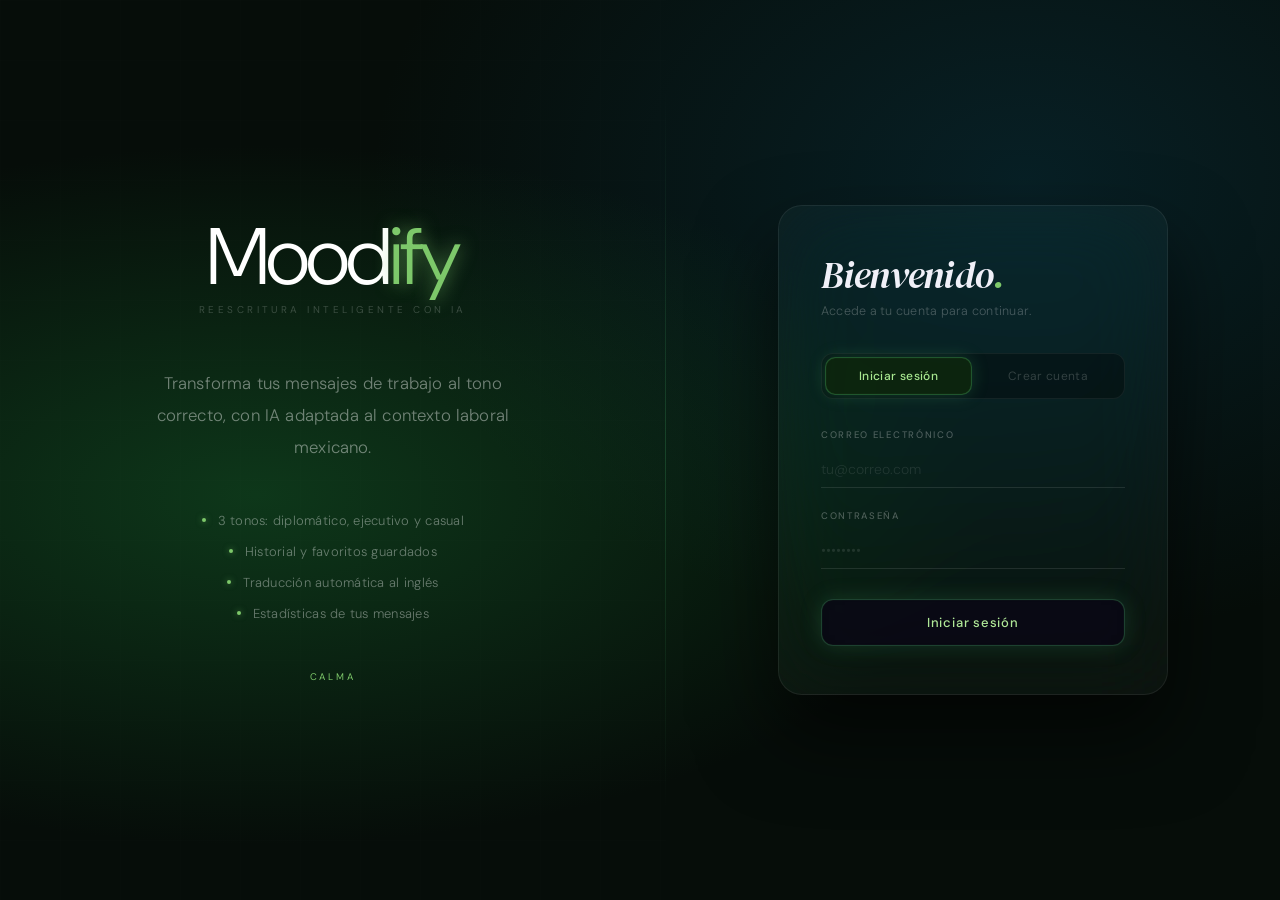
<file: frontend/index.html>
<!DOCTYPE html>
<html lang="es">
<head>
  <meta charset="UTF-8">
  <meta name="viewport" content="width=device-width, initial-scale=1.0">
  <title>Moodify — Iniciar sesión</title>
  <link rel="stylesheet" href="css/login.css">
  <link rel="icon" type="image/png" href="/static/icono.png">
</head>
<body>

<div class="login-root">

  <!-- Fondo animado -->
  <div class="login-stars" id="login-stars"></div>
  <div class="login-bg-layer">
    <div id="login-bgl-a"></div>
    <div id="login-bgl-b" style="opacity:0;"></div>
  </div>

  <!-- Panel izquierdo -->
  <div class="login-left">
    <div class="login-left-content">
      <div class="login-brand">Mood<span id="login-ify">ify</span></div>
      <div class="login-brand-sub">Reescritura inteligente con IA</div>
      <p class="login-tagline">
        Transforma tus mensajes de trabajo al tono correcto,
        con IA adaptada al contexto laboral mexicano.
      </p>
      <div class="login-features">
        <div class="login-feature"><span class="login-fdot" id="login-d1"></span>3 tonos: diplomático, ejecutivo y casual</div>
        <div class="login-feature"><span class="login-fdot" id="login-d2"></span>Historial y favoritos guardados</div>
        <div class="login-feature"><span class="login-fdot" id="login-d3"></span>Traducción automática al inglés</div>
        <div class="login-feature"><span class="login-fdot" id="login-d4"></span>Estadísticas de tus mensajes</div>
      </div>
      <div class="login-emolabel" id="login-emolabel">calma</div>
    </div>
    <div class="login-divider" id="login-divider"></div>
  </div>

  <!-- Panel derecho: formulario -->
  <div class="login-right">
    <div class="login-card">
      <div class="login-heading">Bienvenido<span id="login-h1acc">.</span></div>
      <div class="login-heading-sub" id="login-card-sub">Accede a tu cuenta para continuar.</div>

      <!-- Tabs -->
      <div class="login-tabs">
        <button class="login-tab-btn active" id="tab-login-btn" onclick="switchTab('login')">Iniciar sesión</button>
        <button class="login-tab-btn"        id="tab-reg-btn"   onclick="switchTab('registro')">Crear cuenta</button>
      </div>

      <!-- Panel login -->
      <div class="login-panel active" id="panel-login">
        <div class="field-group">
          <label class="field-label" for="login-email">Correo electrónico</label>
          <input class="field-input" type="email" id="login-email" placeholder="tu@correo.com" autocomplete="email">
        </div>
        <div class="field-group">
          <label class="field-label" for="login-pass">Contraseña</label>
          <input class="field-input" type="password" id="login-pass" placeholder="••••••••" autocomplete="current-password" onkeydown="if(event.key==='Enter')doLogin()">
        </div>
        <button class="login-btn" id="btn-login" onclick="doLogin()">Iniciar sesión</button>
        <div class="login-msg" id="msg-login"></div>
      </div>

      <!-- Panel registro -->
      <div class="login-panel" id="panel-registro">
        <div class="field-group">
          <label class="field-label" for="reg-username">Nombre de usuario</label>
          <input class="field-input" type="text" id="reg-username" placeholder="tucuate123">
        </div>
        <div class="field-group">
          <label class="field-label" for="reg-email">Correo electrónico</label>
          <input class="field-input" type="email" id="reg-email" placeholder="tu@correo.com" autocomplete="email">
        </div>
        <div class="field-group">
          <label class="field-label" for="reg-pass">Contraseña</label>
          <input class="field-input" type="password" id="reg-pass" placeholder="••••••••" autocomplete="new-password">
        </div>
        <button class="login-btn" id="btn-registro" onclick="doRegistro()">Crear cuenta</button>
        <div class="login-msg" id="msg-registro"></div>
      </div>

    </div>
  </div>

</div>

<script src="js/login.js"></script>
</body>
</html>
</file>
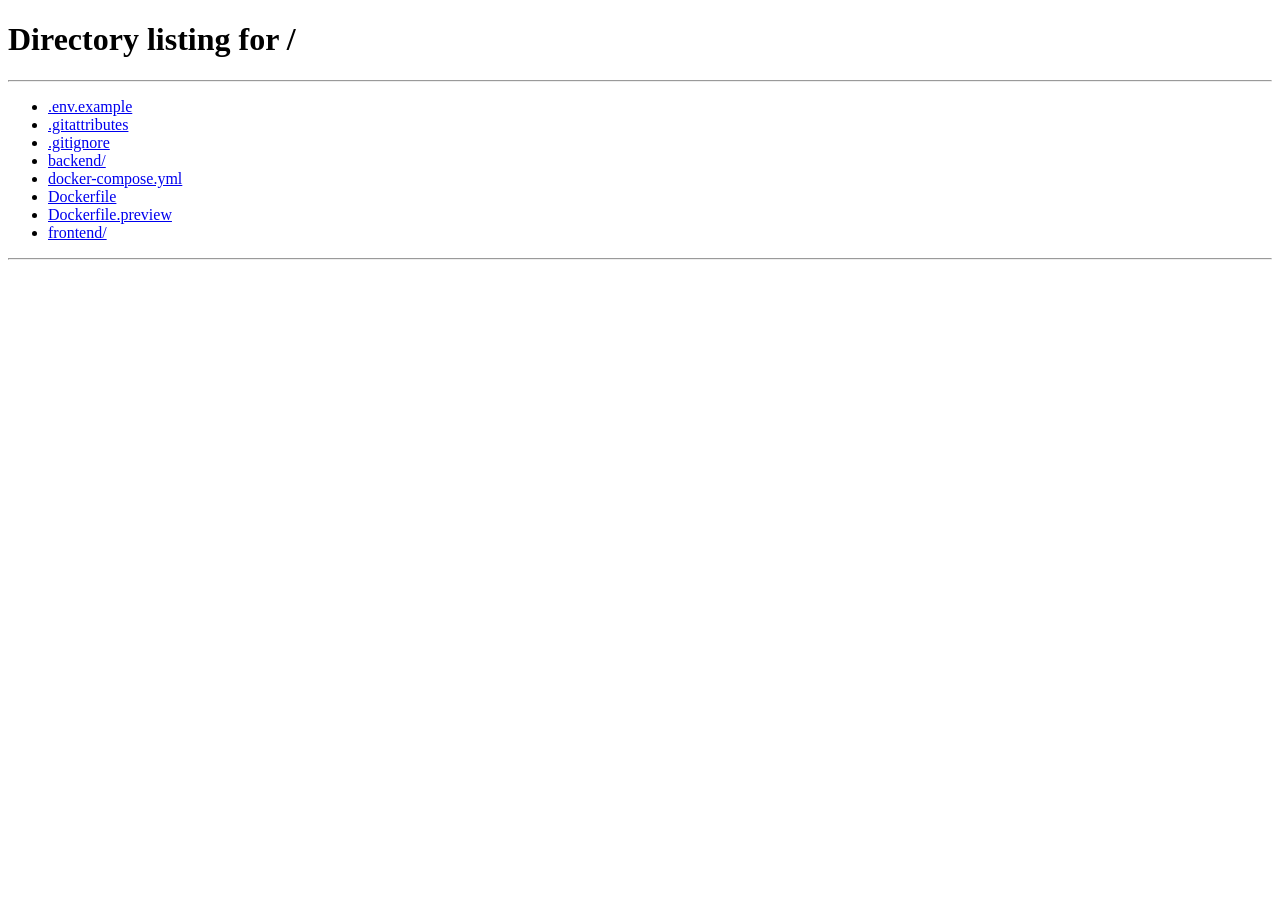
<file: frontend/app.html>
<!DOCTYPE html>
<html lang="es">
<head>
  <meta charset="UTF-8">
  <meta name="viewport" content="width=device-width, initial-scale=1.0">
  <title>Moodify</title>
  <link rel="preconnect" href="https://fonts.googleapis.com">
  <link rel="preconnect" href="https://fonts.gstatic.com" crossorigin>
  <link href="https://fonts.googleapis.com/css2?family=DM+Sans:wght@200;300;400;500;600;700&family=DM+Serif+Display:ital@0;1&family=DM+Mono:wght@300;400;500&display=swap" rel="stylesheet">
  <link rel="stylesheet" href="css/app.css">
  <link rel="icon" type="image/png" href="/static/icono.png">
</head>
<body>

<!-- FONDO ATMOSFÉRICO -->
<canvas id="stars-canvas"></canvas>
<div id="galaxy-bg">
  <div class="galaxy-layer" id="gl-a"></div>
  <div class="galaxy-layer" id="gl-b"></div>
</div>

<!-- OVERLAY DE CARGA -->
<div id="moodify-overlay">
  <div class="overlay-eyes">
    <div class="ov-eye-unit">
      <div class="ov-brow"></div>
      <div class="ov-eye"><div class="ov-pupil"></div></div>
    </div>
    <div class="ov-eye-unit">
      <div class="ov-brow" style="animation-delay:0.15s"></div>
      <div class="ov-eye"><div class="ov-pupil"></div></div>
    </div>
  </div>
  <div class="dot-bar-wrap">
    <div class="dot-bar-track">
      <div class="dot-bar-progress" id="ov-prog"></div>
      <div class="dot-bar-dot" id="ov-dot" style="left:0%"></div>
    </div>
    <div class="dot-bar-meta">
      <span class="dot-bar-phase" id="ov-phase">INICIANDO</span>
      <span class="dot-bar-pct"   id="ov-pct">0%</span>
    </div>
  </div>
</div>

<!-- NAV -->
<nav class="top-nav" id="top-nav">
  <div class="nav-tabs" id="nav-tabs">
    <button class="nav-tab active" data-tab="transformar" onclick="switchPanel('transformar')">Transformar</button>
    <button class="nav-tab"        data-tab="historial"   onclick="switchPanel('historial')">Historial</button>
    <button class="nav-tab"        data-tab="favoritos"   onclick="switchPanel('favoritos')">Favoritos</button>
    <button class="nav-tab locked" data-tab="estadisticas" id="tab-stats">Estadisticas</button>
  </div>
  <div class="nav-right">
    <div class="nav-dot"></div>
    <span class="nav-username" id="nav-username">@usuario</span>
    <button class="btn-nav-config" onclick="openConfig()">Configuracion</button>
  </div>
</nav>

<!-- MODAL CONFIGURACIÓN -->
<div class="config-overlay" id="cfg-overlay" onclick="closeConfigOutside(event)">
  <div class="config-modal">

    <!-- Header -->
    <div class="cfg-header">
      <span class="cfg-title">Configuración</span>
      <button class="cfg-close" onclick="closeConfig()">✕</button>
    </div>

    <!-- Grid 2 columnas -->
    <div class="cfg-grid">

      <!-- Columna izquierda: Apariencia + Idioma -->
      <div class="cfg-col">
        <div class="cfg-section-title">Apariencia</div>

        <!-- Tema -->
        <div class="cfg-pill-row">
          <div class="cfg-pill-info">
            <span class="cfg-pill-label">Tema</span>
            <span class="cfg-pill-sub" id="cfg-theme-sub">Modo oscuro</span>
          </div>
          <div class="cfg-toggle" id="cfg-theme-toggle" onclick="toggleTheme()"></div>
        </div>

        <!-- Idioma — mismo estilo que lang-btn -->
        <div class="cfg-pill-row" style="margin-top:10px;">
          <div class="cfg-pill-info">
            <span class="cfg-pill-label">Idioma del agente</span>
            <span class="cfg-pill-sub" id="cfg-lang-sub">ES optimizado para México</span>
          </div>
          <div class="cfg-lang-btns">
            <button class="cfg-lang-btn" id="cfg-btn-es" onclick="setAgentLang('es')">ES 🇲🇽</button>
            <button class="cfg-lang-btn" id="cfg-btn-en" onclick="setAgentLang('en')">EN 🇺🇸</button>
          </div>
        </div>
      </div>

      <!-- Columna derecha: Cuenta -->
      <div class="cfg-col">
        <div class="cfg-section-title">Cuenta</div>

        <div class="cfg-pill-row">
          <div class="cfg-pill-info">
            <span class="cfg-pill-label">Usuario</span>
            <span class="cfg-pill-sub" id="cfg-username-display">@usuario</span>
          </div>
          <button class="cfg-btn-inline" onclick="startChangeUsername()">Cambiar</button>
        </div>

        <div class="cfg-pill-row">
          <div class="cfg-pill-info">
            <span class="cfg-pill-label">Correo</span>
            <span class="cfg-pill-sub" id="cfg-email-display">—</span>
          </div>
          <button class="cfg-btn-inline" onclick="startChangeEmail()">Cambiar</button>
        </div>

        <div class="cfg-pill-row">
          <div class="cfg-pill-info">
            <span class="cfg-pill-label">Contraseña</span>
            <span class="cfg-pill-sub">••••••••</span>
          </div>
          <button class="cfg-btn-inline" onclick="startChangePassword()">Cambiar</button>
        </div>
      </div>
    </div>

    <!-- Footer: sesión -->
    <div class="cfg-footer">
      <button class="cfg-btn-logout" onclick="doLogout()">↩ Cerrar sesión</button>
      <button class="cfg-btn-danger" onclick="confirmDeleteAccount()">✕ Eliminar cuenta</button>
    </div>

  </div>
</div>

<!-- PANEL: TRANSFORMAR -->
<div class="main-wrap app-panel active" id="panel-transformar">

  <div class="moodify-header">
    <!-- Título elegante con OOs que cambian de color -->
    <div class="moodify-titulo">
      M<span class="eyes-inline"><span class="eye-char" id="oo-left">O</span><span class="eye-char" id="oo-right">O</span></span>DIFY
    </div>
    <div class="moodify-sub"><span class="moodify-sub-accent">—</span> Reescritura inteligente con IA</div>
  </div>

  <div class="transform-grid">
    <!-- Columna izquierda -->
    <div>
      <textarea
        class="textarea-main"
        id="msg-input"
        placeholder="Escribe aqui tu mensaje — con groserías, slang, emojis o como salga..."
        oninput="onInputChange()"
        onkeydown="if(event.ctrlKey&&event.key==='Enter')doTransform()"
      ></textarea>
      <button class="btn-transform" onclick="doTransform()">Transformar</button>

      <div class="detector-box" id="detector-box">
        <div class="det-neutral">Idioma — Escribe para detectar</div>
      </div>

      <div class="clippy-wrap" id="clippy-wrap">
        <!-- Personaje -->
        <div class="clippy-character">
          <div id="clippy-face-container"></div>
          <div class="clippy-shadow"></div>
          <div class="clippy-name">Moodi</div>
        </div>
        <!-- Burbuja con tips -->
        <div class="clippy-bubble">
          <div class="clippy-header">
            <span class="clip-dot"></span>
            <span>MOODIFY DICE</span>
          </div>
          <div id="clippy-items"></div>
        </div>
      </div>
    </div>

    <!-- Columna derecha -->
    <div>
      <div class="lang-bar">
        <span class="lang-label">Salida en</span>
        <button class="lang-btn on" id="btn-es" onclick="selectLang('es')">ES</button>
        <button class="lang-btn"   id="btn-en" onclick="selectLang('en')">EN</button>
        <button class="btn-translate" onclick="doTranslate()">Traducir</button>
      </div>

      <div class="outputs-label">Versiones adaptadas</div>

      <div class="output-section">
        <div class="output-card card-dipl">
          <div class="output-header">
            <span class="tone-badge badge-dipl">Diplomatico</span>
          </div>
          <div class="output-body" id="out-dipl">
            <span class="output-placeholder">La version diplomatica aparecera aqui...</span>
          </div>
        </div>
      </div>

      <div class="output-section">
        <div class="output-card card-ejec">
          <div class="output-header">
            <span class="tone-badge badge-ejec">Ejecutivo</span>
          </div>
          <div class="output-body" id="out-ejec">
            <span class="output-placeholder">La version ejecutiva aparecera aqui...</span>
          </div>
        </div>
      </div>

      <div class="output-section">
        <div class="output-card card-casu">
          <div class="output-header">
            <span class="tone-badge badge-casu">Casual</span>
          </div>
          <div class="output-body" id="out-casu">
            <span class="output-placeholder">La version casual aparecera aqui...</span>
          </div>
        </div>
      </div>
    </div>
  </div>
</div>

<!-- PANEL: HISTORIAL -->
<div class="main-wrap app-panel" id="panel-historial">
  <div class="section-wrap">
    <div class="section-title">Historial de mensajes</div>
    <div id="historial-content"><div class="empty-state">Cargando...</div></div>
  </div>
</div>

<!-- PANEL: FAVORITOS -->
<div class="main-wrap app-panel" id="panel-favoritos">
  <div class="section-wrap">
    <div class="section-title">Favoritos</div>
    <div id="favoritos-content"><div class="empty-state">Cargando...</div></div>
  </div>
</div>

<!-- PANEL: ESTADÍSTICAS -->
<div class="main-wrap app-panel" id="panel-estadisticas">
  <div class="section-wrap">
    <div class="section-title">Tus estadisticas</div>
    <div id="stats-content"><div class="empty-state">Cargando...</div></div>
  </div>
</div>

<script src="js/app.js"></script>
<script src="js/historial.js"></script>

<script>
/* ══════════════════════════════════════
   FONDO EMOCIONAL — mismo sistema que login
   Las OOs del título sincronizan su color
══════════════════════════════════════ */

/* Colores de acento para cada emoción — las OOs adoptan este color
   con contraste suficiente sobre el fondo oscuro */
const EMOCIONES_APP = [
  {
    name: "calma",
    oo: "#7dc86a",
    ooSh: "0 0 20px rgba(125,200,106,0.5)",
    dark:  "radial-gradient(ellipse at 20% 55%, rgba(20,90,40,0.6) 0%, transparent 55%), radial-gradient(ellipse at 80% 20%, rgba(10,60,80,0.45) 0%, transparent 48%), #04090a",
    light: "radial-gradient(ellipse at 20% 55%, rgba(34,201,122,0.28) 0%, transparent 55%), radial-gradient(ellipse at 80% 20%, rgba(26,160,200,0.22) 0%, transparent 48%), #f0f2ee",
  },
  {
    name: "frustracion",
    oo: "#ff6b5b",
    ooSh: "0 0 20px rgba(255,107,91,0.5)",
    dark:  "radial-gradient(ellipse at 25% 50%, rgba(140,30,20,0.6) 0%, transparent 50%), radial-gradient(ellipse at 75% 25%, rgba(100,20,10,0.48) 0%, transparent 45%), #0d0605",
    light: "radial-gradient(ellipse at 25% 50%, rgba(240,80,80,0.26) 0%, transparent 50%), radial-gradient(ellipse at 75% 25%, rgba(192,32,32,0.2) 0%, transparent 45%), #f2eded",
  },
  {
    name: "paz",
    oo: "#6ab4ff",
    ooSh: "0 0 20px rgba(106,180,255,0.5)",
    dark:  "radial-gradient(ellipse at 15% 55%, rgba(20,60,140,0.55) 0%, transparent 52%), radial-gradient(ellipse at 80% 20%, rgba(10,40,100,0.48) 0%, transparent 45%), #060810",
    light: "radial-gradient(ellipse at 15% 55%, rgba(64,144,232,0.26) 0%, transparent 52%), radial-gradient(ellipse at 80% 20%, rgba(32,96,192,0.2) 0%, transparent 45%), #edf0f5",
  },
  {
    name: "urgencia",
    oo: "#ffb830",
    ooSh: "0 0 20px rgba(255,184,48,0.5)",
    dark:  "radial-gradient(ellipse at 20% 50%, rgba(120,70,10,0.6) 0%, transparent 50%), radial-gradient(ellipse at 78% 22%, rgba(90,50,5,0.48) 0%, transparent 45%), #0d0a04",
    light: "radial-gradient(ellipse at 20% 50%, rgba(240,160,32,0.26) 0%, transparent 50%), radial-gradient(ellipse at 78% 22%, rgba(192,112,16,0.2) 0%, transparent 45%), #f5f0e8",
  },
  {
    name: "melancolia",
    oo: "#b08aff",
    ooSh: "0 0 20px rgba(176,138,255,0.5)",
    dark:  "radial-gradient(ellipse at 18% 55%, rgba(70,30,130,0.6) 0%, transparent 52%), radial-gradient(ellipse at 78% 22%, rgba(50,20,100,0.48) 0%, transparent 45%), #07050e",
    light: "radial-gradient(ellipse at 18% 55%, rgba(144,96,224,0.26) 0%, transparent 52%), radial-gradient(ellipse at 78% 22%, rgba(96,48,184,0.2) 0%, transparent 45%), #f0edf5",
  },
  {
    name: "positivismo",
    oo: "#40e0c0",
    ooSh: "0 0 20px rgba(64,224,192,0.5)",
    dark:  "radial-gradient(ellipse at 20% 55%, rgba(15,100,80,0.55) 0%, transparent 52%), radial-gradient(ellipse at 78% 22%, rgba(10,70,60,0.45) 0%, transparent 45%), #050d0b",
    light: "radial-gradient(ellipse at 20% 55%, rgba(48,192,144,0.26) 0%, transparent 52%), radial-gradient(ellipse at 78% 22%, rgba(16,160,96,0.2) 0%, transparent 45%), #ecf5f2",
  },
];

let curEmocion  = 0;
let isLightTheme = false;
let bgTransitioning = false;

const glA = document.getElementById('gl-a');
const glB = document.getElementById('gl-b');

/* Actualiza el color de las OOs en sincronia */
function updateOOColor(emocion, speed) {
  const spd = speed || '3.5s';
  const ooL = document.getElementById('oo-left');
  const ooR = document.getElementById('oo-right');
  if (ooL) { ooL.style.transition = `color ${spd} ease, text-shadow ${spd} ease`; ooL.style.color = emocion.oo; ooL.style.textShadow = emocion.ooSh; }
  if (ooR) { ooR.style.transition = `color ${spd} ease, text-shadow ${spd} ease`; ooR.style.color = emocion.oo; ooR.style.textShadow = emocion.ooSh; }
}

function applyBgColors(fromIdx, toIdx) {
  if (!glA || !glB || bgTransitioning) return;
  bgTransitioning = true;
  const from = EMOCIONES_APP[fromIdx];
  const to   = EMOCIONES_APP[toIdx];
  const fromBg = isLightTheme ? from.light : from.dark;
  const toBg   = isLightTheme ? to.light   : to.dark;

  glA.style.background = fromBg; glA.style.opacity = '1';
  glB.style.background = toBg;   glB.style.opacity = '0';

  requestAnimationFrame(() => requestAnimationFrame(() => {
    glA.style.transition = 'opacity 4s ease';
    glB.style.transition = 'opacity 4s ease';
    glA.style.opacity = '0';
    glB.style.opacity = '1';

    /* Sincronizar OOs con el nuevo color de emoción */
    updateOOColor(to, '3.5s');

    setTimeout(() => {
      glA.style.background = toBg;
      glA.style.opacity    = '1';
      glA.style.transition = 'none';
      glB.style.opacity    = '0';
      glB.style.transition = 'none';
      curEmocion      = toIdx;
      bgTransitioning = false;
    }, 4200);
  }));
}

/* ── STARS CANVAS ── */
function initStars() {
  const canvas = document.getElementById('stars-canvas');
  if (!canvas) return;
  const ctx = canvas.getContext('2d');
  let stars = [];
  let W, H;

  function resize() { W = canvas.width = window.innerWidth; H = canvas.height = window.innerHeight; }
  function createStars() {
    stars = [];
    const count = Math.floor((W * H) / 5000);
    for (let i = 0; i < count; i++) {
      stars.push({ x: Math.random()*W, y: Math.random()*H, r: Math.random()*1.0+0.1, alpha: Math.random()*0.3+0.04, speed: Math.random()*0.003+0.001, phase: Math.random()*Math.PI*2 });
    }
  }
  let frame = 0;
  function draw() {
    ctx.clearRect(0, 0, W, H);
    frame++;
    const lightBoost = isLightTheme ? 0.3 : 1;
    stars.forEach(s => {
      const twinkle = Math.sin(s.phase + frame * s.speed) * 0.3 + 0.7;
      const alpha   = s.alpha * twinkle * lightBoost;
      ctx.beginPath();
      ctx.arc(s.x, s.y, s.r, 0, Math.PI * 2);
      ctx.fillStyle = isLightTheme ? `rgba(60,40,120,${alpha})` : `rgba(255,255,255,${alpha})`;
      ctx.fill();
    });
    requestAnimationFrame(draw);
  }
  resize(); createStars(); draw();
  window.addEventListener('resize', () => { resize(); createStars(); });
}

/* ── CICLO EMOCIONAL — cada 7s ── */
setInterval(() => {
  const next = (curEmocion + 1) % EMOCIONES_APP.length;
  applyBgColors(curEmocion, next);
}, 7000);

/* ── TOGGLE TEMA ── */
function toggleTheme() {
  isLightTheme = !isLightTheme;
  document.body.classList.toggle('theme-light', isLightTheme);

  const toggle   = document.getElementById('cfg-theme-toggle');
  const themeSub = document.getElementById('cfg-theme-sub');
  if (toggle) toggle.classList.toggle('on', isLightTheme);
  if (themeSub) {
    const lang = (typeof currentLang !== 'undefined') ? currentLang : 'es';
    themeSub.textContent = isLightTheme
      ? (lang === 'en' ? 'Light mode active' : 'Modo claro activo')
      : (lang === 'en' ? 'Dark mode active'  : 'Modo oscuro activo');
  }

  /* Re-aplicar fondo inmediatamente con el tema correcto */
  const emo = EMOCIONES_APP[curEmocion];
  const bg  = isLightTheme ? emo.light : emo.dark;
  if (glA) {
  glA.style.transition = 'none';
  void glA.offsetWidth;  // fuerza reflow — sin esto el browser batche ambos cambios
  glA.style.background = bg;
  glA.style.opacity = '1';
  }
  if (glB) {
    glB.style.transition = 'none';
    void glB.offsetWidth;
    glB.style.opacity = '0';
  }

  sessionStorage.setItem('moodify_theme', isLightTheme ? 'light' : 'dark');
}

/* ── INIT ── */
document.addEventListener('DOMContentLoaded', () => {
  /* Restaurar tema */
  const savedTheme = sessionStorage.getItem('moodify_theme');
  if (savedTheme === 'light') {
    isLightTheme = true;
    document.body.classList.add('theme-light');
    const toggle = document.getElementById('cfg-theme-toggle');
    if (toggle) toggle.classList.add('on');
    const themeSub = document.getElementById('cfg-theme-sub');
    if (themeSub) themeSub.textContent = 'Modo claro activo';
  }

  /* Restaurar idioma */
  const savedLang = localStorage.getItem('moodify_agent_lang');
  if (savedLang) {
    const sel = document.getElementById('cfg-lang-select');
    if (sel) sel.value = savedLang;
  }

  /* Aplicar fondo + color OOs inicial */
  const emo = EMOCIONES_APP[0];
  const bg  = isLightTheme ? emo.light : emo.dark;
  if (glA) { glA.style.background = bg; glA.style.opacity = '1'; }
  updateOOColor(emo, '0s');

  initStars();
});
</script>
</body>
</html>
</file>
<file: frontend/css/login.css>
@import url('https://fonts.googleapis.com/css2?family=DM+Sans:wght@300;400;500;600&family=DM+Serif+Display:ital@0;1&display=swap');

*, *::before, *::after { box-sizing: border-box; margin: 0; padding: 0; }

html, body {
    background: #060810;
    min-height: 100vh;
    font-family: 'DM Sans', -apple-system, sans-serif;
}

/* ── Layout raíz ── */
.login-root {
    position: fixed;
    inset: 0;
    display: flex;
    flex-direction: row;
    min-height: 100vh;
    overflow: hidden;
    background: #060810;
}

/* ── Fondo cósmico ── */
.login-bg-layer {
    position: fixed;
    inset: 0;
    z-index: 0;
    pointer-events: none;
}
#login-bgl-a, #login-bgl-b {
    position: absolute;
    inset: 0;
    transition: opacity 4s ease;
}
.login-stars {
    position: fixed;
    inset: 0;
    z-index: 0;
    pointer-events: none;
    overflow: hidden;
}

/* ── Panel izquierdo ── */
.login-left {
    flex: 0 0 52%;
    min-height: 100vh;
    background: transparent;
    display: flex;
    flex-direction: column;
    justify-content: center;
    align-items: center;           /* centrado horizontal */
    padding: 0 64px;
    position: relative;
    z-index: 2;
    overflow: hidden;
}

.login-left::before {
    content: '';
    position: absolute;
    inset: 0;
    background-image:
        linear-gradient(rgba(255,255,255,0.004) 1px, transparent 1px),
        linear-gradient(90deg, rgba(255,255,255,0.004) 1px, transparent 1px);
    background-size: 60px 60px;
    pointer-events: none;
}
.login-divider {
    position: absolute;
    right: 0;
    top: 10%;
    bottom: 10%;
    width: 1px;
    transition: background 3.5s ease;
}
.login-left-content {
    position: relative;
    z-index: 1;
    max-width: 480px;
    width: 100%;
    text-align: center;            /* centrado del texto */
}

/* ── Marca tipográfica ── */
.login-brand {
    font-family: 'DM Sans', sans-serif;
    font-size: 5rem;
    font-weight: 300;
    color: #ffffff;
    letter-spacing: -0.04em;
    line-height: 1;
    margin-bottom: 6px;
}

#login-ify {
    transition: color 3.5s ease, text-shadow 3.5s ease;
    font-weight: 300;
}

.login-brand-sub {
    font-family: 'DM Sans', sans-serif;
    font-size: 0.62rem;
    font-weight: 400;
    letter-spacing: 0.35em;
    text-transform: uppercase;
    color: rgba(255,255,255,0.2);
    margin-bottom: 52px;
}

.login-tagline {
    font-size: 1.05rem;
    color: rgba(255,255,255,0.42);
    line-height: 1.9;
    max-width: 400px;
    font-weight: 300;
    margin: 0 auto 48px;
    letter-spacing: 0.01em;
}

/* ── Lista de features ── */
.login-features {
    display: flex;
    flex-direction: column;
    gap: 14px;
    margin-bottom: 48px;
    align-items: center;
}
.login-feature {
    display: flex;
    align-items: center;
    gap: 12px;
    font-size: 13px;
    color: rgba(255,255,255,0.38);
    font-weight: 300;
    letter-spacing: 0.02em;
}
.login-fdot {
    width: 4px;
    height: 4px;
    border-radius: 50%;
    flex-shrink: 0;
    transition: background 3.5s ease, box-shadow 3.5s ease;
}

/* ── Etiqueta emocional ── */
.login-emolabel {
    font-size: 0.6rem;
    letter-spacing: 0.3em;
    text-transform: uppercase;
    color: rgba(255,255,255,0.18);
    font-weight: 400;
    transition: color 3.5s ease;
}

/* ── Panel derecho ── */
.login-right {
    flex: 1;
    min-height: 100vh;
    display: flex;
    align-items: center;
    justify-content: center;
    padding: 48px 56px;
    position: relative;
    z-index: 2;
}

/* ── Card ── */
.login-card {
    width: 100%;
    max-width: 390px;
    background: rgba(255,255,255,0.03);
    backdrop-filter: blur(40px) saturate(1.6);
    -webkit-backdrop-filter: blur(40px) saturate(1.6);
    border: 1px solid rgba(255,255,255,0.07);
    border-radius: 24px;
    padding: 48px 42px;
    box-shadow: 0 40px 80px rgba(0,0,0,0.6);
}

.login-heading {
    font-family: 'DM Serif Display', serif;
    font-size: 2.4rem;
    font-weight: 400;
    font-style: italic;
    color: #f0f0f8;
    letter-spacing: -0.02em;
    line-height: 1.1;
    margin-bottom: 6px;
}
#login-h1acc { transition: color 3.5s ease; }

.login-heading-sub {
    font-size: 12.5px;
    color: rgba(255,255,255,0.25);
    font-weight: 300;
    letter-spacing: 0.02em;
    margin-bottom: 32px;
    min-height: 18px;
    transition: opacity 0.4s ease;
}

/* ── Tabs ── */
.login-tabs {
    display: flex;
    background: rgba(0,0,0,0.3);
    border: 1px solid rgba(255,255,255,0.06);
    border-radius: 12px;
    padding: 3px;
    gap: 3px;
    margin-bottom: 30px;
}
.login-tab-btn {
    flex: 1;
    background: transparent;
    border: none;
    border-radius: 10px;
    font-size: 12px;
    font-weight: 400;
    color: rgba(255,255,255,0.22);
    padding: 10px;
    cursor: pointer;
    font-family: 'DM Sans', sans-serif;
    letter-spacing: 0.03em;
    transition: background 3.5s ease, color 3.5s ease, box-shadow 3.5s ease;
}
.login-tab-btn.active { font-weight: 500; }

/* ── Campos ── */
.field-group { margin-bottom: 22px; }
.field-label {
    display: block;
    font-size: 9.5px;
    font-weight: 500;
    color: rgba(255,255,255,0.28);
    letter-spacing: 0.18em;
    text-transform: uppercase;
    margin-bottom: 10px;
}
.field-input {
    width: 100%;
    background: transparent;
    border: none;
    border-bottom: 1px solid rgba(255,255,255,0.1);
    padding: 9px 0;
    font-size: 14px;
    color: #e0e0f0;
    font-family: 'DM Sans', sans-serif;
    font-weight: 300;
    caret-color: #a0d888;
    outline: none;
    transition: border-color 0.25s;
}
.field-input:focus { border-bottom-color: rgba(180,240,80,0.45); }
.field-input::placeholder { color: rgba(255,255,255,0.1); }

/* ── Botón principal ── */
.login-btn {
    width: 100%;
    background: rgba(8,5,20,0.75);
    border-radius: 12px;
    font-weight: 500;
    font-size: 13px;
    padding: 14px;
    cursor: pointer;
    letter-spacing: 0.06em;
    margin-top: 8px;
    font-family: 'DM Sans', sans-serif;
    backdrop-filter: blur(16px);
    position: relative;
    overflow: hidden;
    transition: border-color 3.5s ease, box-shadow 3.5s ease, color 3.5s ease;
}
.login-btn::after {
    content: '';
    position: absolute;
    top: 0; left: -60%;
    width: 40%; height: 100%;
    background: linear-gradient(90deg, transparent, rgba(255,255,255,0.04), transparent);
    animation: login-shimmer 3s ease-in-out infinite;
}
@keyframes login-shimmer {
    0%   { left: -60%; }
    100% { left: 120%; }
}

/* ── Mensajes feedback ── */
.login-msg {
    font-size: 12px;
    text-align: center;
    margin-top: 14px;
    padding: 10px 14px;
    border-radius: 8px;
    font-weight: 400;
    letter-spacing: 0.01em;
    display: none;
}
.login-msg.visible { display: block; }
.login-msg-ok  { color: #a8e090; background: rgba(125,191,106,0.07); border: 1px solid rgba(125,191,106,0.18); }
.login-msg-err { color: #ffaa98; background: rgba(232,100,80,0.07);  border: 1px solid rgba(232,100,80,0.18); }

/* ── Panel oculto ── */
.login-panel { display: none; }
.login-panel.active { display: block; }

@keyframes login-twinkle {
    0%,100% { opacity: var(--mn,0.08); }
    50%     { opacity: var(--mx,0.5);  }
}
</file>
<file: frontend/css/app.css>
@import url('https://fonts.googleapis.com/css2?family=DM+Sans:wght@300;400;500;600;700&family=DM+Serif+Display:ital@0;1&family=DM+Mono:wght@300;400;500&display=swap');

*, *::before, *::after { box-sizing: border-box; }
* { font-family: 'DM Sans', sans-serif; }
html, body { min-height: 100vh; margin: 0; padding: 0; transition: background 1.2s ease; }

/* ══════════════════════════════════════
   TEMA OSCURO (default)
══════════════════════════════════════ */
body {
  background: #060810;
  color: #fff;
}

/* ══════════════════════════════════════
   FONDO
══════════════════════════════════════ */
#galaxy-bg {
  position: fixed;
  inset: 0;
  z-index: 0;
  pointer-events: none;
  overflow: hidden;
}

.galaxy-layer {
  position: absolute;
  inset: 0;
  transition: opacity 4s ease;
}
#gl-a { opacity: 1; }
#gl-b { opacity: 0; }

#stars-canvas {
  position: fixed;
  inset: 0;
  z-index: 0;
  pointer-events: none;
  transition: opacity 1.2s ease;
}

/* ══════════════════════════════════════
   TEMA CLARO
══════════════════════════════════════ */
body.theme-light {
  background: #f0f2f0;
  color: #111;
}
body.theme-light #stars-canvas { opacity: 0.3; }

/* ══════════════════════════════════════
   NAV
══════════════════════════════════════ */
.top-nav {
  position: fixed;
  top: 12px;
  left: 50%;
  transform: translateX(-50%);
  z-index: 8500;
  width: calc(100% - 32px);
  max-width: 1100px;
  height: 52px;
  display: flex;
  align-items: center;
  padding: 0 16px;
  border-radius: 16px;
  background: rgba(6,8,16,0.55);
  backdrop-filter: blur(24px) saturate(1.8);
  -webkit-backdrop-filter: blur(24px) saturate(1.8);
  border: 1px solid rgba(255, 255, 255, 0.07);
  box-shadow: 0 8px 32px rgba(0,0,0,0.45), 0 1px 0 rgba(255,255,255,0.04) inset;
  transition: background 0.4s ease, border-color 0.4s ease;
}

body.theme-light .top-nav {
  background: rgba(255, 255, 255, 0.55);
  border: 1px solid rgba(0, 0, 0, 0.09);
  box-shadow: 0 8px 32px rgba(0,0,0,0.08), 0 1px 0 rgba(255,255,255,0.9) inset;
}

.nav-tabs { display: flex; gap: 2px; flex: 1; }

.nav-tab {
  background: transparent;
  border: none;
  border-radius: 10px;
  font-size: 11.5px;
  font-weight: 500;
  letter-spacing: 0.02em;
  color: rgba(255, 255, 255, 0.3);
  padding: 7px 16px;
  cursor: pointer;
  font-family: 'DM Sans', sans-serif;
  transition: all 0.15s;
  white-space: nowrap;
}
.nav-tab:hover { color: rgba(255,255,255,0.7); background: rgba(255,255,255,0.06); }
.nav-tab.active {
  color: #B8F000;
  background: rgba(184,240,0,0.09);
  box-shadow: 0 0 0 1px rgba(184,240,0,0.16) inset;
}
.nav-tab.locked { color: rgba(255,255,255,0.1); cursor: default; pointer-events: none; }

body.theme-light .nav-tab { color: rgba(0,0,0,0.35); }
body.theme-light .nav-tab:hover { color: rgba(0,0,0,0.7); background: rgba(0,0,0,0.04); }
body.theme-light .nav-tab.active { color: #4a6800; background: rgba(120,180,0,0.1); }
body.theme-light .nav-tab.locked { color: rgba(0,0,0,0.1); }

.nav-right { display: flex; align-items: center; gap: 10px; margin-left: auto; flex-shrink: 0; }

.nav-dot {
  width: 5px; height: 5px; border-radius: 50%;
  background: #B8F000;
  animation: nav-dot-pulse 3s ease-in-out infinite;
}
@keyframes nav-dot-pulse {
  0%,100% { box-shadow: 0 0 0 0 rgba(184,240,0,0.5); }
  50% { box-shadow: 0 0 0 4px rgba(184,240,0,0); }
}

.nav-username {
  font-size: 11px;
  color: rgba(255,255,255,0.3);
  font-family: 'DM Mono', monospace;
  letter-spacing: 0.03em;
}
body.theme-light .nav-username { color: rgba(0,0,0,0.3); }

.btn-nav-config {
  background: rgba(255,255,255,0.05);
  color: rgba(255,255,255,0.4);
  border: 1px solid rgba(255,255,255,0.09);
  border-radius: 10px;
  font-size: 11px;
  font-weight: 500;
  padding: 6px 14px;
  cursor: pointer;
  font-family: 'DM Sans', sans-serif;
  transition: all 0.15s;
  letter-spacing: 0.02em;
}
.btn-nav-config:hover {
  background: rgba(255,255,255,0.1);
  color: #fff;
  border-color: rgba(255,255,255,0.15);
}
body.theme-light .btn-nav-config {
  background: rgba(0,0,0,0.03);
  color: rgba(0,0,0,0.4);
  border-color: rgba(0,0,0,0.09);
}
body.theme-light .btn-nav-config:hover { background: rgba(0,0,0,0.07); color: #111; }

/* ══════════════════════════════════════
   OVERLAY DE CARGA
══════════════════════════════════════ */
#moodify-overlay {
  position: fixed; inset: 0; z-index: 9500;
  display: none;
  flex-direction: column; align-items: center; justify-content: center; gap: 28px;
  background: rgba(6,8,16,0.88);
  backdrop-filter: blur(12px);
}
body.theme-light #moodify-overlay { background: rgba(240,242,240,0.88); }
#moodify-overlay.active { display: flex; animation: overlay-in 0.2s ease both; }
@keyframes overlay-in { from{opacity:0;} to{opacity:1;} }

.overlay-eyes { display: flex; gap: 16px; align-items: center; }
.ov-eye-unit { display: flex; flex-direction: column; align-items: center; gap: 6px; }
.ov-brow { width: 38px; height: 3px; border-radius: 3px; background: #B8F000; animation: ov-brow-pulse 0.9s ease-in-out infinite; }
.ov-eye {
  width: 50px; height: 50px; background: #0A0A0A; border-radius: 50%;
  border: 2px dashed #B8F000; display: flex; align-items: center; justify-content: center;
  animation: ov-eye-pulse 0.8s ease-in-out infinite, ov-border-spin 1s linear infinite;
  box-shadow: 0 0 0 3px rgba(184,240,0,0.12), 0 0 24px rgba(184,240,0,0.22);
}
.ov-pupil {
  width: 0; height: 0;
  animation: ov-orbit 0.6s linear infinite; border-radius: 50%;
  box-shadow: 10px 0 0 4px #B8F000,-10px 0 0 3px rgba(184,240,0,0.4),0 10px 0 3px rgba(184,240,0,0.2),0 -10px 0 3px rgba(184,240,0,0.1);
}
@keyframes ov-eye-pulse { 0%,100%{box-shadow:0 0 0 3px rgba(184,240,0,0.12),0 0 20px rgba(184,240,0,0.18);} 50%{box-shadow:0 0 0 6px rgba(184,240,0,0.22),0 0 36px rgba(184,240,0,0.38);} }
@keyframes ov-border-spin { from{border-color:#B8F000 rgba(184,240,0,0.2) rgba(184,240,0,0.08) rgba(184,240,0,0.2);} to{border-color:rgba(184,240,0,0.2) #B8F000 rgba(184,240,0,0.2) rgba(184,240,0,0.08);} }
@keyframes ov-orbit { 0%{box-shadow:10px 0 0 4px #B8F000,-10px 0 0 3px rgba(184,240,0,0.35),0 10px 0 3px rgba(184,240,0,0.15),0 -10px 0 3px rgba(184,240,0,0.08);} 25%{box-shadow:0 10px 0 4px #B8F000,10px 0 0 3px rgba(184,240,0,0.35),-10px 0 0 3px rgba(184,240,0,0.15),0 -10px 0 3px rgba(184,240,0,0.08);} 50%{box-shadow:-10px 0 0 4px #B8F000,0 10px 0 3px rgba(184,240,0,0.35),10px 0 0 3px rgba(184,240,0,0.15),0 -10px 0 3px rgba(184,240,0,0.08);} 75%{box-shadow:0 -10px 0 4px #B8F000,-10px 0 0 3px rgba(184,240,0,0.35),0 10px 0 3px rgba(184,240,0,0.15),10px 0 0 3px rgba(184,240,0,0.08);} 100%{box-shadow:10px 0 0 4px #B8F000,-10px 0 0 3px rgba(184,240,0,0.35),0 10px 0 3px rgba(184,240,0,0.15),0 -10px 0 3px rgba(184,240,0,0.08);} }
@keyframes ov-brow-pulse { 0%,100%{transform:translateY(0);} 50%{transform:translateY(-3px);} }

.dot-bar-wrap { width: 240px; }
.dot-bar-track { height: 2px; background: rgba(255,255,255,0.07); border-radius: 2px; position: relative; }
.dot-bar-progress { position: absolute; left: 0; top: 0; height: 100%; background: rgba(184,240,0,0.45); border-radius: 2px; transition: width 0.3s ease; }
.dot-bar-dot { position: absolute; top: 50%; transform: translate(-50%,-50%); width: 12px; height: 12px; background: #B8F000; border-radius: 50%; transition: left 0.3s ease; animation: dot-breathe 1.4s ease-in-out infinite; }
@keyframes dot-breathe { 0%,100%{box-shadow:0 0 8px rgba(184,240,0,0.7);} 50%{box-shadow:0 0 18px rgba(184,240,0,1);} }
.dot-bar-meta { display: flex; justify-content: space-between; margin-top: 8px; }
.dot-bar-phase { font-family: 'DM Mono', monospace; font-size: 9px; color: rgba(184,240,0,0.85); letter-spacing: 0.2em; text-transform: uppercase; }
.dot-bar-pct { font-family: 'DM Mono', monospace; font-size: 11px; font-weight: 500; color: #B8F000; }

/* ══════════════════════════════════════
   CONTENIDO PRINCIPAL
══════════════════════════════════════ */
.main-wrap {
  position: relative;
  z-index: 1;
  padding-top: 76px;
  max-width: 1100px;
  margin: 0 auto;
  padding-left: 2rem;
  padding-right: 2rem;
  padding-bottom: 3rem;
}

/* ══════════════════════════════════════
   HEADER — TÍTULO MOODIFY
   Tipografía minimalista, elegante
══════════════════════════════════════ */
.moodify-header {
  padding: 1.8rem 0 1rem;
  text-align: center;
  display: flex;
  flex-direction: column;
  align-items: center;
}

.moodify-titulo {
  font-family: 'DM Sans', sans-serif !important;
  font-size: 4.4rem !important;
  font-weight: 200 !important;
  letter-spacing: 0.22em !important;
  line-height: 1 !important;
  text-transform: uppercase !important;
  color: #ffffff !important;
  margin: 0 !important;
  display: flex !important;
  align-items: center !important;
  gap: 0 !important;
  transition: color 0.4s ease !important;
}
body.theme-light .moodify-titulo { color: #111 !important; }

.moodify-sub {
  font-size: 0.52rem;
  color: rgba(255,255,255,0.2);
  margin: 14px 0 0;
  letter-spacing: 0.38em;
  text-transform: uppercase;
  font-weight: 400;
  font-family: 'DM Mono', monospace;
  transition: color 0.4s ease;
}
body.theme-light .moodify-sub { color: rgba(0,0,0,0.25); }
.moodify-sub-accent { color: #B8F000; margin-right: 6px; }

/* ══════════════════════════════════════
   OOS — ANIMACIÓN PARPADEO + COLOR DINÁMICO
══════════════════════════════════════ */
.eyes-inline {
  display: inline-flex;
  align-items: center;
  gap: 0;
  position: relative;
}

.eye-char {
  display: inline-block;
  font-family: inherit;
  font-size: inherit;
  font-weight: inherit;
  letter-spacing: inherit;
  /* color se controla vía JS en sincronia con el fondo emocional */
  transition: color 3.5s ease, text-shadow 3.5s ease;
  animation: eye-blink 7s ease-in-out infinite;
  transform-origin: center 60%;
}
.eye-char:nth-child(2) {
  animation-delay: 0.14s;
}

@keyframes eye-blink {
  0%, 88%, 100%  { transform: scaleY(1); }
  92%            { transform: scaleY(0.05); }
  96%            { transform: scaleY(1); }
}

/* ══════════════════════════════════════
   GRID DOS COLUMNAS
══════════════════════════════════════ */
.transform-grid { display: grid; grid-template-columns: 1fr 1fr; gap: 20px; }

/* ══════════════════════════════════════
   TEXTAREA
══════════════════════════════════════ */
.textarea-main {
  width: 100%;
  background: rgba(255,255,255,0.03);
  backdrop-filter: blur(16px) saturate(1.5);
  -webkit-backdrop-filter: blur(16px) saturate(1.5);
  color: #fff;
  border: 1px solid rgba(255,255,255,0.07);
  border-radius: 12px;
  font-size: 13.5px; line-height: 1.7; caret-color: #B8F000;
  padding: 14px; resize: vertical; min-height: 160px;
  font-family: 'DM Sans', sans-serif;
  font-weight: 300;
  outline: none; transition: border-color 0.2s, box-shadow 0.2s, background 0.4s;
}
.textarea-main::placeholder { color: rgba(255,255,255,0.15); }
.textarea-main:focus { border-color: rgba(184,240,0,0.3); box-shadow: 0 0 0 3px rgba(184,240,0,0.05); }
body.theme-light .textarea-main { background: rgba(255,255,255,0.55); color: #111; border-color: rgba(0,0,0,0.08); }
body.theme-light .textarea-main::placeholder { color: #bbb; }
body.theme-light .textarea-main:focus { border-color: rgba(100,150,0,0.3); }

/* ══════════════════════════════════════
   BTN TRANSFORMAR
══════════════════════════════════════ */
.btn-transform {
  background: #B8F000; color: #0a0d0b; border: none; border-radius: 10px;
  font-weight: 700; font-size: 0.72rem; width: 100%; padding: 14px;
  margin-top: 10px; cursor: pointer; letter-spacing: 0.2em; text-transform: uppercase;
  transition: all 0.22s ease; font-family: 'DM Sans', sans-serif;
}
.btn-transform:hover { background: #c8ff10; transform: translateY(-1px); box-shadow: 0 6px 28px rgba(184,240,0,0.25); }
body.theme-light .btn-transform { background: #111; color: #B8F000; }
body.theme-light .btn-transform:hover { background: #222; }

/* ══════════════════════════════════════
   DETECTOR DE IDIOMA
══════════════════════════════════════ */
.detector-box {
  background: rgba(255,255,255,0.03);
  backdrop-filter: blur(16px) saturate(1.4);
  -webkit-backdrop-filter: blur(16px) saturate(1.4);
  border: 1px solid rgba(255,255,255,0.06);
  border-radius: 12px; padding: 12px 14px; margin-top: 12px;
  transition: background 0.4s, border-color 0.4s;
}
body.theme-light .detector-box { background: rgba(255,255,255,0.55); border-color: rgba(0,0,0,0.06); }
.det-row { display: flex; justify-content: space-between; align-items: center; margin-bottom: 7px; }
.det-label { font-size: 8px; font-weight: 500; color: rgba(255,255,255,0.22); text-transform: uppercase; letter-spacing: 0.25em; font-family: 'DM Mono', monospace; }
body.theme-light .det-label { color: #aaa; }
.det-idioma { font-size: 11px; font-weight: 500; color: #fff; font-family: 'DM Mono', monospace; }
body.theme-light .det-idioma { color: #111; }
.det-barra-bg { background: rgba(255,255,255,0.06); border-radius: 2px; height: 2px; width: 100%; margin-bottom: 6px; overflow: hidden; }
body.theme-light .det-barra-bg { background: rgba(0,0,0,0.06); }
.det-barra-fill { height: 2px; border-radius: 2px; transition: width 0.6s; }
.det-conf { font-size: 8px; color: rgba(255,255,255,0.2); margin-bottom: 8px; font-family: 'DM Mono', monospace; }
body.theme-light .det-conf { color: #bbb; }
.det-prev-label { font-size: 8px; font-weight: 500; color: rgba(255,255,255,0.2); text-transform: uppercase; letter-spacing: 0.25em; margin-bottom: 5px; font-family: 'DM Mono', monospace; }
body.theme-light .det-prev-label { color: #aaa; }
.det-prev-box { font-size: 11.5px; color: rgba(255,255,255,0.4); line-height: 1.65; background: rgba(255,255,255,0.03); border-radius: 6px; padding: 8px 10px; border-left: 2px solid #B8F000; font-style: italic; }
body.theme-light .det-prev-box { color: #555; background: rgba(0,0,0,0.03); }
.det-placeholder { font-size: 9px; color: rgba(255,255,255,0.12); font-style: italic; font-family: 'DM Mono', monospace; }
body.theme-light .det-placeholder { color: #ccc; }
.det-neutral { color: rgba(255,255,255,0.2); font-size: 11px; display: flex; gap: 8px; align-items: center; font-family: 'DM Mono', monospace; }
body.theme-light .det-neutral { color: #bbb; }


/* ══════════════════════════════════════
   CLIPPY — PERSONAJE ANIMADO
   Reemplaza el panel simple anterior
══════════════════════════════════════ */

.clippy-wrap {
  display: none;
  flex-direction: row;
  align-items: flex-start;
  gap: 14px;
  background: transparent;
  border: none;
  padding: 0;
  margin-top: 14px;
  position: relative;
  opacity: 0;
  transform: translateY(16px);
  transition: opacity 0.4s ease, transform 0.4s ease;
}

.clippy-wrap.clippy-visible {
  opacity: 1;
  transform: translateY(0);
}

/* ── Columna izquierda: personaje ── */
.clippy-character {
  flex-shrink: 0;
  display: flex;
  flex-direction: column;
  align-items: center;
  gap: 4px;
  position: relative;
}

#clippy-face-container {
  width: 72px;
  height: 78px;
  position: relative;
  animation: clippy-float 3.2s ease-in-out infinite;
  filter: drop-shadow(0 0 10px var(--clippy-glow, rgba(184,240,0,0.3)));
  cursor: default;
}

#clippy-face-container:hover {
  animation: clippy-float 3.2s ease-in-out infinite,
             clippy-wiggle 0.4s ease;
}

.clippy-face {
  width: 100%;
  height: 100%;
  overflow: visible;
}

/* Parpadeo */
.clippy-face.clippy-blink ellipse[rx="6.5"],
.clippy-face.clippy-blink ellipse[rx="8"] {
  transform: scaleY(0.08);
  transform-origin: center;
  transition: transform 0.08s ease;
}

/* Nombre/label bajo el personaje */
.clippy-name {
  font-family: 'DM Mono', monospace;
  font-size: 7px;
  font-weight: 500;
  color: var(--clippy-color, #B8F000);
  letter-spacing: 0.2em;
  text-transform: uppercase;
  opacity: 0.7;
  text-align: center;
}

/* Pequeña sombra bajo el personaje */
.clippy-shadow {
  width: 40px;
  height: 6px;
  background: var(--clippy-color, #B8F000);
  border-radius: 50%;
  opacity: 0.08;
  filter: blur(4px);
  animation: clippy-shadow-pulse 3.2s ease-in-out infinite;
}

/* ── Columna derecha: burbuja de tips ── */
.clippy-bubble {
  flex: 1;
  background: rgba(255,255,255,0.03);
  backdrop-filter: blur(16px) saturate(1.4);
  -webkit-backdrop-filter: blur(16px) saturate(1.4);
  border: 1px solid rgba(255,255,255,0.07);
  border-radius: 14px 14px 14px 4px;
  padding: 12px 14px;
  position: relative;
  min-height: 60px;
}

body.theme-light .clippy-bubble {
  background: rgba(255,255,255,0.6);
  border-color: rgba(0,0,0,0.06);
}

/* Puntita de la burbuja apuntando al personaje */
.clippy-bubble::before {
  content: '';
  position: absolute;
  left: -7px;
  top: 18px;
  width: 0;
  height: 0;
  border-top: 6px solid transparent;
  border-bottom: 6px solid transparent;
  border-right: 8px solid rgba(255,255,255,0.07);
}

body.theme-light .clippy-bubble::before {
  border-right-color: rgba(0,0,0,0.06);
}

.clippy-bubble::after {
  content: '';
  position: absolute;
  left: -5px;
  top: 19px;
  width: 0;
  height: 0;
  border-top: 5px solid transparent;
  border-bottom: 5px solid transparent;
  border-right: 6px solid rgba(10,13,20,0.85);
}

body.theme-light .clippy-bubble::after {
  border-right-color: rgba(255,255,255,0.6);
}

/* Header de la burbuja */
.clippy-header {
  font-family: 'DM Mono', monospace;
  font-size: 7.5px;
  font-weight: 500;
  color: var(--clippy-color, rgba(184,240,0,0.6));
  text-transform: uppercase;
  letter-spacing: 0.22em;
  margin-bottom: 8px;
  display: flex;
  align-items: center;
  gap: 5px;
}

body.theme-light .clippy-header { color: #5a8000; }

.clip-dot {
  width: 4px;
  height: 4px;
  border-radius: 50%;
  background: var(--clippy-color, #B8F000);
  flex-shrink: 0;
  animation: cb-dot-pulse 2s ease-in-out infinite;
}

/* Items de tips */
.clip-item {
  display: flex;
  gap: 8px;
  align-items: flex-start;
  margin-bottom: 8px;
  padding-bottom: 8px;
  border-bottom: 1px solid rgba(255,255,255,0.04);
  animation: clip-item-in 0.3s ease both;
}
.clip-item:last-child { margin-bottom: 0; padding-bottom: 0; border-bottom: none; }
body.theme-light .clip-item { border-bottom-color: rgba(0,0,0,0.04); }

@keyframes clip-item-in {
  from { opacity: 0; transform: translateX(-6px); }
  to   { opacity: 1; transform: translateX(0); }
}

.clip-icon { font-size: 14px; flex-shrink: 0; margin-top: 1px; }

.clip-title {
  font-size: 11.5px;
  font-weight: 600;
  color: rgba(255,255,255,0.85);
  margin-bottom: 2px;
  line-height: 1.3;
}
body.theme-light .clip-title { color: #2a3800; }

.clip-text {
  font-size: 11px;
  color: rgba(255,255,255,0.38);
  line-height: 1.55;
  font-weight: 300;
}
body.theme-light .clip-text { color: #5a7020; }

/* ── Animaciones del personaje ── */
@keyframes clippy-float {
  0%, 100% { transform: translateY(0px);   }
  50%       { transform: translateY(-5px); }
}

@keyframes clippy-shadow-pulse {
  0%, 100% { transform: scaleX(1);    opacity: 0.08; }
  50%       { transform: scaleX(0.7); opacity: 0.04; }
}

@keyframes clippy-wiggle {
  0%   { transform: rotate(0deg); }
  25%  { transform: rotate(-8deg); }
  50%  { transform: rotate(8deg); }
  75%  { transform: rotate(-4deg); }
  100% { transform: rotate(0deg); }
}

@keyframes cb-dot-pulse {
  0%,100% { opacity:1; transform:scale(1); }
  50%     { opacity:0.3; transform:scale(0.7); }
}

/* ══════════════════════════════════════
   BARRA DE PROGRESO — ajustes
   La transición ahora es más suave
   porque recibe valores reales del backend
══════════════════════════════════════ */

.dot-bar-progress {
  transition: width 0.5s cubic-bezier(0.4, 0, 0.2, 1);
}

.dot-bar-dot {
  transition: left 0.5s cubic-bezier(0.4, 0, 0.2, 1);
}

.dot-bar-phase {
  transition: opacity 0.2s ease;
}

/* ══════════════════════════════════════
   BARRA DE IDIOMA
══════════════════════════════════════ */
.lang-bar {
  display: flex; align-items: center; gap: 8px; flex-wrap: wrap;
  padding: 8px 12px;
  background: rgba(255,255,255,0.03);
  backdrop-filter: blur(16px) saturate(1.4);
  -webkit-backdrop-filter: blur(16px) saturate(1.4);
  border: 1px solid rgba(255,255,255,0.06);
  border-radius: 10px; margin-bottom: 14px;
}
body.theme-light .lang-bar { background: rgba(255,255,255,0.55); border-color: rgba(0,0,0,0.06); }
.lang-label { font-size: 8px; font-weight: 400; color: rgba(255,255,255,0.2); text-transform: uppercase; letter-spacing: 0.25em; font-family: 'DM Mono', monospace; }
body.theme-light .lang-label { color: #bbb; }
.lang-btn {
  background: transparent; border: 1px solid rgba(255,255,255,0.08); color: rgba(255,255,255,0.28);
  border-radius: 6px; font-size: 10px; font-weight: 500; padding: 4px 12px;
  cursor: pointer; transition: all 0.15s; letter-spacing: 0.06em; font-family: 'DM Mono', monospace;
}
.lang-btn.on { background: rgba(255,255,255,0.08); color: #fff; border-color: rgba(255,255,255,0.15); }
body.theme-light .lang-btn { border-color: rgba(0,0,0,0.08); color: rgba(0,0,0,0.28); }
body.theme-light .lang-btn.on { background: rgba(0,0,0,0.05); color: #111; border-color: rgba(0,0,0,0.15); }
.btn-translate {
  margin-left: auto; background: transparent; color: rgba(255,255,255,0.28);
  border: 1px solid rgba(255,255,255,0.08); border-radius: 6px; font-weight: 500; font-size: 9px;
  padding: 5px 12px; cursor: pointer; letter-spacing: 0.15em; text-transform: uppercase;
  transition: all 0.15s; font-family: 'DM Mono', monospace;
}
.btn-translate:hover { background: rgba(184,240,0,0.08); color: #B8F000; border-color: rgba(184,240,0,0.2); }
body.theme-light .btn-translate { color: rgba(0,0,0,0.28); border-color: rgba(0,0,0,0.08); }
body.theme-light .btn-translate:hover { background: rgba(100,160,0,0.08); color: #4a6800; }

/* ══════════════════════════════════════
   OUTPUTS
══════════════════════════════════════ */
.outputs-label {
  color: rgba(255,255,255,0.12); font-size: 0.55rem; font-weight: 400;
  text-transform: uppercase; letter-spacing: 0.35em; margin-bottom: 1rem;
  padding-bottom: 8px; border-bottom: 1px solid rgba(255,255,255,0.04);
  font-family: 'DM Mono', monospace;
}
body.theme-light .outputs-label { color: #ccc; border-bottom-color: rgba(0,0,0,0.04); }

.output-section { display: flex; flex-direction: column; margin-bottom: 12px; }

.output-card {
  border-radius: 14px;
  overflow: hidden;
  position: relative;
  background: rgba(255,255,255,0.03);
  backdrop-filter: blur(20px) saturate(1.6);
  -webkit-backdrop-filter: blur(20px) saturate(1.6);
  transition: box-shadow 0.3s, border-color 0.3s, background 0.4s;
}
body.theme-light .output-card { background: rgba(255,255,255,0.6); }

.card-dipl { border: 1px solid rgba(61,126,204,0.18); box-shadow: 0 2px 20px rgba(0,0,0,0.25); }
.card-dipl:hover { border-color: rgba(61,126,204,0.32); box-shadow: 0 0 18px rgba(61,126,204,0.08), 0 4px 24px rgba(0,0,0,0.2); }
body.theme-light .card-dipl { border-color: rgba(61,126,204,0.14); box-shadow: 0 2px 12px rgba(0,0,0,0.04); }

.card-ejec { border: 1px solid rgba(135,194,0,0.18); box-shadow: 0 2px 20px rgba(0,0,0,0.25); }
.card-ejec:hover { border-color: rgba(135,194,0,0.32); box-shadow: 0 0 18px rgba(135,194,0,0.08), 0 4px 24px rgba(0,0,0,0.2); }
body.theme-light .card-ejec { border-color: rgba(100,160,0,0.14); }

.card-casu { border: 1px solid rgba(212,130,10,0.18); box-shadow: 0 2px 20px rgba(0,0,0,0.25); }
.card-casu:hover { border-color: rgba(212,130,10,0.32); box-shadow: 0 0 18px rgba(212,130,10,0.08), 0 4px 24px rgba(0,0,0,0.2); }
body.theme-light .card-casu { border-color: rgba(180,100,0,0.14); }

.output-header { padding: 9px 14px 7px; display: flex; align-items: center; gap: 8px; border-bottom: 1px solid rgba(255,255,255,0.04); }
body.theme-light .output-header { border-bottom-color: rgba(0,0,0,0.04); }

.tone-badge { display: inline-block; font-size: 8.5px; font-weight: 500; text-transform: uppercase; letter-spacing: 0.12em; padding: 3px 9px; border-radius: 5px; font-family: 'DM Mono', monospace; }
.badge-dipl { background: rgba(61,126,204,0.1); color: rgba(130,180,255,0.88); }
.badge-ejec { background: rgba(135,194,0,0.1); color: rgba(184,240,0,0.88); }
.badge-casu { background: rgba(212,130,10,0.1); color: rgba(255,175,60,0.88); }
body.theme-light .badge-dipl { background: rgba(61,126,204,0.08); color: #2a60a8; }
body.theme-light .badge-ejec { background: rgba(100,160,0,0.09); color: #4a7000; }
body.theme-light .badge-casu { background: rgba(180,100,0,0.08); color: #9a5000; }

.output-body { padding: 12px 14px; font-size: 13px; line-height: 1.7; color: rgba(255,255,255,0.68); min-height: 70px; position: relative; font-weight: 300; }
body.theme-light .output-body { color: #333; }
.output-placeholder { color: rgba(255,255,255,0.12); font-style: italic; font-size: 12px; }
body.theme-light .output-placeholder { color: #ccc; }

.copy-btn {
  position: absolute; top: 8px; right: 8px;
  background: rgba(255,255,255,0.04); border: 1px solid rgba(255,255,255,0.08);
  color: rgba(255,255,255,0.28); border-radius: 6px;
  font-size: 10px; padding: 4px 10px; cursor: pointer; transition: all 0.15s;
  font-family: 'DM Mono', monospace;
}
.copy-btn:hover { background: rgba(184,240,0,0.1); border-color: rgba(184,240,0,0.22); color: #B8F000; }
body.theme-light .copy-btn { background: rgba(0,0,0,0.03); border-color: rgba(0,0,0,0.06); color: rgba(0,0,0,0.28); }

/* ══════════════════════════════════════
   MODAL CONFIGURACIÓN
══════════════════════════════════════ */
.config-overlay {
  position: fixed; inset: 0; z-index: 9000;
  background: rgba(0,0,0,0.45);
  backdrop-filter: blur(10px);
  display: flex; align-items: center; justify-content: center;
  opacity: 0; pointer-events: none;
  transition: opacity 0.3s ease;
}
.config-overlay.open { opacity: 1; pointer-events: all; }

.config-modal {
  width: 560px; max-width: 96vw;
  background: rgba(10,13,20,0.9);
  backdrop-filter: blur(40px) saturate(1.6);
  -webkit-backdrop-filter: blur(40px) saturate(1.6);
  border: 1px solid rgba(255,255,255,0.08);
  border-radius: 20px; padding: 22px 22px 18px;
  box-shadow: 0 32px 64px rgba(0,0,0,0.65), 0 1px 0 rgba(255,255,255,0.05) inset;
  transform: translateY(16px) scale(0.97);
  transition: transform 0.3s cubic-bezier(0.34,1.56,0.64,1), opacity 0.3s ease;
  opacity: 0;
}
.config-overlay.open .config-modal {
  transform: translateY(0) scale(1);
  opacity: 1;
}
body.theme-light .config-modal {
  background: rgba(245,245,242,0.92);
  border-color: rgba(0,0,0,0.07);
  box-shadow: 0 32px 64px rgba(0,0,0,0.1), 0 1px 0 rgba(255,255,255,0.9) inset;
}

/* Header */
.cfg-header {
  display: flex; justify-content: space-between; align-items: center;
  margin-bottom: 16px;
  padding-bottom: 12px;
  border-bottom: 1px solid rgba(255,255,255,0.05);
}
body.theme-light .cfg-header { border-bottom-color: rgba(0,0,0,0.05); }

.cfg-title {
  font-family: 'DM Sans', sans-serif;
  font-size: 0.95rem; font-weight: 600;
  color: #fff; letter-spacing: -0.02em;
}
body.theme-light .cfg-title { color: #111; }

.cfg-close {
  background: rgba(255,255,255,0.05);
  border: 1px solid rgba(255,255,255,0.08);
  border-radius: 8px; color: rgba(255,255,255,0.4);
  width: 28px; height: 28px; cursor: pointer;
  display: flex; align-items: center; justify-content: center;
  font-size: 11px; transition: all 0.15s;
}
.cfg-close:hover {
  background: rgba(255,255,255,0.1); color: #fff;
  transform: scale(1.08);
}
body.theme-light .cfg-close {
  background: rgba(0,0,0,0.03);
  border-color: rgba(0,0,0,0.08); color: rgba(0,0,0,0.35);
}

/* Grid de 2 columnas */
.cfg-grid {
  display: grid;
  grid-template-columns: 1fr 1fr;
  gap: 12px;
  margin-bottom: 14px;
}

.cfg-col {
  background: rgba(255,255,255,0.02);
  border: 1px solid rgba(255,255,255,0.05);
  border-radius: 13px;
  padding: 14px 14px 10px;
  animation: cfg-col-in 0.35s ease both;
}
.cfg-col:nth-child(2) { animation-delay: 0.06s; }
body.theme-light .cfg-col {
  background: rgba(0,0,0,0.02);
  border-color: rgba(0,0,0,0.05);
}

@keyframes cfg-col-in {
  from { opacity: 0; transform: translateY(6px); }
  to   { opacity: 1; transform: translateY(0); }
}

.cfg-section-title {
  font-size: 7.5px; font-weight: 500;
  color: rgba(255,255,255,0.18);
  text-transform: uppercase; letter-spacing: 0.25em;
  font-family: 'DM Mono', monospace;
  margin-bottom: 10px;
}
body.theme-light .cfg-section-title { color: #aaa; }

/* Filas dentro de columna */
.cfg-pill-row {
  display: flex; align-items: center;
  justify-content: space-between; gap: 8px;
  padding: 7px 0;
  border-bottom: 1px solid rgba(255,255,255,0.04);
  transition: background 0.15s;
}
.cfg-pill-row:last-child { border-bottom: none; padding-bottom: 0; }
body.theme-light .cfg-pill-row { border-bottom-color: rgba(0,0,0,0.04); }

.cfg-pill-info { display: flex; flex-direction: column; gap: 1px; min-width: 0; }

.cfg-pill-label {
  font-size: 11.5px; font-weight: 500;
  color: rgba(255,255,255,0.65);
  white-space: nowrap;
}
body.theme-light .cfg-pill-label { color: #333; }

.cfg-pill-sub {
  font-size: 9px; color: rgba(255,255,255,0.2);
  font-family: 'DM Mono', monospace;
  white-space: nowrap; overflow: hidden; text-overflow: ellipsis; max-width: 130px;
}
body.theme-light .cfg-pill-sub { color: #aaa; }

/* Toggle */
.cfg-toggle {
  width: 36px; height: 20px;
  background: rgba(255,255,255,0.09);
  border-radius: 10px; cursor: pointer; position: relative;
  transition: background 0.25s; border: 1px solid rgba(255,255,255,0.07);
  flex-shrink: 0;
}
.cfg-toggle.on { background: rgba(184,240,0,0.55); border-color: rgba(184,240,0,0.22); }
.cfg-toggle::after {
  content: ''; position: absolute;
  width: 14px; height: 14px; background: #fff; border-radius: 50%;
  top: 2px; left: 2px;
  transition: transform 0.25s cubic-bezier(0.34,1.56,0.64,1);
  box-shadow: 0 1px 4px rgba(0,0,0,0.25);
}
.cfg-toggle.on::after { transform: translateX(16px); }

/* Botones idioma — mismo estilo que lang-btn */
.cfg-lang-btns {
  display: flex; gap: 4px; flex-shrink: 0;
}
.cfg-lang-btn {
  background: transparent;
  border: 1px solid rgba(255,255,255,0.08);
  color: rgba(255,255,255,0.28);
  border-radius: 6px; font-size: 9.5px; font-weight: 500;
  padding: 4px 9px; cursor: pointer;
  transition: all 0.15s; letter-spacing: 0.04em;
  font-family: 'DM Mono', monospace;
}
.cfg-lang-btn.active {
  background: rgba(255,255,255,0.08);
  color: #fff; border-color: rgba(255,255,255,0.15);
}
body.theme-light .cfg-lang-btn {
  border-color: rgba(0,0,0,0.08); color: rgba(0,0,0,0.28);
}
body.theme-light .cfg-lang-btn.active {
  background: rgba(0,0,0,0.05); color: #111; border-color: rgba(0,0,0,0.15);
}

/* Botón cambiar inline */
.cfg-btn-inline {
  background: rgba(255,255,255,0.04);
  border: 1px solid rgba(255,255,255,0.08);
  color: rgba(255,255,255,0.35);
  border-radius: 7px; font-size: 9px; font-weight: 500;
  padding: 4px 10px; cursor: pointer;
  transition: all 0.15s; font-family: 'DM Sans', sans-serif;
  letter-spacing: 0.03em; flex-shrink: 0;
}
.cfg-btn-inline:hover {
  background: rgba(255,255,255,0.09); color: #fff;
  border-color: rgba(255,255,255,0.14);
  transform: translateY(-1px);
}
body.theme-light .cfg-btn-inline {
  background: rgba(0,0,0,0.03); border-color: rgba(0,0,0,0.08); color: rgba(0,0,0,0.38);
}

/* Footer */
.cfg-footer {
  display: flex; gap: 8px;
  padding-top: 12px;
  border-top: 1px solid rgba(255,255,255,0.05);
  animation: cfg-col-in 0.35s 0.1s ease both;
}
body.theme-light .cfg-footer { border-top-color: rgba(0,0,0,0.05); }

.cfg-btn-logout {
  flex: 1; padding: 9px;
  border-radius: 10px; font-size: 11px; font-weight: 500;
  cursor: pointer; transition: all 0.2s;
  letter-spacing: 0.02em; font-family: 'DM Sans', sans-serif;
  background: rgba(255,255,255,0.03);
  border: 1px solid rgba(255,255,255,0.07);
  color: rgba(255,255,255,0.4);
}
.cfg-btn-logout:hover {
  background: rgba(255,255,255,0.07); color: #fff;
  transform: translateY(-1px);
}
body.theme-light .cfg-btn-logout {
  background: rgba(0,0,0,0.03); border-color: rgba(0,0,0,0.07); color: rgba(0,0,0,0.4);
}

.cfg-btn-danger {
  flex: 1; padding: 9px;
  border-radius: 10px; font-size: 11px; font-weight: 500;
  cursor: pointer; transition: all 0.2s;
  letter-spacing: 0.02em; font-family: 'DM Sans', sans-serif;
  background: rgba(220,55,55,0.05);
  border: 1px solid rgba(220,55,55,0.13);
  color: rgba(255,110,110,0.6);
}
.cfg-btn-danger:hover {
  background: rgba(220,55,55,0.1); border-color: rgba(220,55,55,0.24);
  color: #ff8888; transform: translateY(-1px);
}
/* ══════════════════════════════════════
   HISTORIAL / FAVORITOS
══════════════════════════════════════ */
.section-wrap { padding-bottom: 40px; }
.section-title { color: rgba(255,255,255,0.12); font-size: 0.55rem; font-weight: 400; text-transform: uppercase; letter-spacing: 0.35em; margin-bottom: 1rem; padding-bottom: 8px; border-bottom: 1px solid rgba(255,255,255,0.04); font-family: 'DM Mono', monospace; }
body.theme-light .section-title { color: #ccc; border-bottom-color: rgba(0,0,0,0.04); }

.hist-item { background: rgba(255,255,255,0.03); backdrop-filter: blur(16px); border: 1px solid rgba(255,255,255,0.06); border-radius: 12px; padding: 16px 18px; margin-bottom: 12px; transition: border-color 0.2s, box-shadow 0.2s, background 0.4s; }
.hist-item:hover { border-color: rgba(255,255,255,0.1); box-shadow: 0 4px 20px rgba(0,0,0,0.15); }
body.theme-light .hist-item { background: rgba(255,255,255,0.6); border-color: rgba(0,0,0,0.05); }

.hist-meta { display: flex; align-items: center; gap: 8px; margin-bottom: 10px; flex-wrap: wrap; }
.hist-badge { font-size: 8.5px; font-weight: 500; text-transform: uppercase; letter-spacing: 0.1em; padding: 3px 9px; border-radius: 5px; font-family: 'DM Mono', monospace; }
.hist-badge-solicitud  { background: rgba(61,126,204,0.1);   color: rgba(130,180,255,0.85); }
.hist-badge-reporte    { background: rgba(135,194,0,0.1);    color: rgba(184,240,0,0.85); }
.hist-badge-comunicado { background: rgba(212,130,10,0.1);   color: rgba(255,175,60,0.85); }
.hist-badge-general    { background: rgba(150,150,150,0.08); color: rgba(200,200,200,0.6); }
.hist-badge-queja      { background: rgba(200,50,50,0.09);   color: rgba(255,130,130,0.85); }
.hist-badge-aviso      { background: rgba(150,80,200,0.09);  color: rgba(200,150,255,0.85); }
.hist-badge-pregunta   { background: rgba(0,150,180,0.09);   color: rgba(80,210,240,0.85); }
body.theme-light .hist-badge-solicitud  { color: #2a60a8; }
body.theme-light .hist-badge-reporte    { color: #4a7000; }
body.theme-light .hist-badge-comunicado { color: #9a5000; }
body.theme-light .hist-badge-general    { color: #888; }
body.theme-light .hist-badge-queja      { color: #aa2222; }
body.theme-light .hist-badge-aviso      { color: #7733aa; }
body.theme-light .hist-badge-pregunta   { color: #006688; }

.hist-time { font-size: 9px; color: rgba(255,255,255,0.15); font-family: 'DM Mono', monospace; margin-left: auto; }
body.theme-light .hist-time { color: #bbb; }
.hist-original { font-size: 12px; color: rgba(255,255,255,0.35); font-style: italic; margin-bottom: 10px; border-left: 2px solid rgba(184,240,0,0.25); padding-left: 12px; line-height: 1.6; font-weight: 300; }
body.theme-light .hist-original { color: #888; }
.hist-versions { display: grid; grid-template-columns: 1fr 1fr 1fr; gap: 8px; margin-top: 8px; }
.hist-ver { background: rgba(255,255,255,0.02); border-radius: 8px; padding: 10px 12px; font-size: 11px; color: rgba(255,255,255,0.4); line-height: 1.5; font-weight: 300; }
body.theme-light .hist-ver { background: rgba(0,0,0,0.02); color: #555; }
.hist-ver-label { font-size: 7.5px; font-weight: 500; color: rgba(255,255,255,0.18); letter-spacing: 0.15em; text-transform: uppercase; margin-bottom: 5px; font-family: 'DM Mono', monospace; }
body.theme-light .hist-ver-label { color: #aaa; }
.hist-fav-btn { background: transparent; border: 1px solid rgba(255,255,255,0.08); border-radius: 6px; font-size: 13px; padding: 4px 10px; cursor: pointer; transition: all 0.15s; color: rgba(255,255,255,0.15); line-height: 1; }
.hist-fav-btn:hover { border-color: rgba(184,240,0,0.25); color: rgba(184,240,0,0.5); }
.hist-fav-btn.is-fav { color: #B8F000; border-color: rgba(184,240,0,0.28); background: rgba(184,240,0,0.06); }
body.theme-light .hist-fav-btn { border-color: rgba(0,0,0,0.08); color: #ccc; }

/* ══════════════════════════════════════
   ESTADÍSTICAS
══════════════════════════════════════ */
.stats-lock { display: flex; flex-direction: column; align-items: center; justify-content: center; gap: 16px; padding: 60px 20px; text-align: center; }
.stats-lock-icon { font-size: 2.5rem; }
.stats-lock-title { font-size: 1.05rem; font-weight: 600; color: #fff; }
body.theme-light .stats-lock-title { color: #111; }
.stats-lock-sub { font-size: 13px; color: rgba(255,255,255,0.28); max-width: 340px; line-height: 1.7; font-family: 'DM Mono', monospace; font-weight: 300; }
body.theme-light .stats-lock-sub { color: #888; }
.stats-progress-bar { width: 280px; height: 3px; background: rgba(255,255,255,0.06); border-radius: 4px; overflow: hidden; }
body.theme-light .stats-progress-bar { background: rgba(0,0,0,0.06); }
.stats-progress-fill { height: 100%; background: #B8F000; border-radius: 4px; }
.stats-progress-label { font-size: 9px; color: rgba(255,255,255,0.2); font-family: 'DM Mono', monospace; letter-spacing: 0.2em; margin-top: 4px; }
body.theme-light .stats-progress-label { color: #aaa; }

.stats-grid { display: grid; grid-template-columns: 1fr 1fr; gap: 14px; margin-bottom: 20px; }
.stat-card { background: rgba(255,255,255,0.03); backdrop-filter: blur(16px); border: 1px solid rgba(255,255,255,0.06); border-radius: 12px; padding: 18px; }
body.theme-light .stat-card { background: rgba(255,255,255,0.6); border-color: rgba(0,0,0,0.05); }
.stat-card-wide { grid-column: 1 / -1; }
.stat-num { font-size: 2rem; font-weight: 800; color: #fff; letter-spacing: -0.04em; line-height: 1; }
body.theme-light .stat-num { color: #111; }
.stat-label { font-size: 8.5px; color: rgba(255,255,255,0.2); text-transform: uppercase; letter-spacing: 0.2em; font-family: 'DM Mono', monospace; margin-top: 5px; }
body.theme-light .stat-label { color: #aaa; }
.stat-bar-row { display: flex; align-items: center; gap: 10px; margin-bottom: 9px; }
.stat-bar-label { font-size: 11px; color: rgba(255,255,255,0.42); min-width: 100px; font-weight: 300; }
body.theme-light .stat-bar-label { color: #555; }
.stat-bar-track { flex: 1; height: 5px; background: rgba(255,255,255,0.05); border-radius: 4px; overflow: hidden; }
body.theme-light .stat-bar-track { background: rgba(0,0,0,0.05); }
.stat-bar-fill { height: 100%; border-radius: 4px; transition: width 0.6s; }
.stat-bar-val { font-size: 10px; color: rgba(255,255,255,0.25); font-family: 'DM Mono', monospace; min-width: 28px; text-align: right; }
body.theme-light .stat-bar-val { color: #888; }
.stat-section-title { font-size: 8.5px; font-weight: 400; color: rgba(255,255,255,0.18); text-transform: uppercase; letter-spacing: 0.22em; margin-bottom: 14px; font-family: 'DM Mono', monospace; border-bottom: 1px solid rgba(255,255,255,0.04); padding-bottom: 8px; }
body.theme-light .stat-section-title { color: #aaa; }

/* ══════════════════════════════════════
   EMPTY STATES
══════════════════════════════════════ */
.empty-state { text-align: center; padding: 48px; color: rgba(255,255,255,0.15); font-family: 'DM Mono', monospace; font-size: 12px; line-height: 2; }
body.theme-light .empty-state { color: #ccc; }

/* ══════════════════════════════════════
   PANEL VISIBILITY
══════════════════════════════════════ */
.app-panel { display: none; }
.app-panel.active { display: block; }

/* ══════════════════════════════════════
   MICRO-ANIMACIONES GLOBALES
══════════════════════════════════════ */

/* Nav tabs */
.nav-tab {
  transition: color 0.18s ease, background 0.18s ease, box-shadow 0.18s ease !important;
}
.nav-tab:active { transform: scale(0.96); }

/* Botón transformar */
.btn-transform {
  transition: background 0.2s ease, transform 0.15s ease, box-shadow 0.2s ease !important;
}
.btn-transform:active { transform: translateY(0) scale(0.98) !important; }

/* Botón traducir */
.btn-translate { transition: background 0.18s ease, color 0.18s ease, border-color 0.18s ease, transform 0.12s ease !important; }
.btn-translate:active { transform: scale(0.97); }

/* Lang buttons */
.lang-btn { transition: background 0.15s ease, color 0.15s ease, border-color 0.15s ease, transform 0.12s ease !important; }
.lang-btn:active { transform: scale(0.95); }

/* Copy button */
.copy-btn { transition: background 0.15s ease, color 0.15s ease, border-color 0.15s ease, transform 0.1s ease !important; }
.copy-btn:active { transform: scale(0.93); }

/* Botones config */
.cfg-btn-inline, .cfg-btn-full, .cfg-btn-logout, .cfg-btn-danger, .btn-nav-config {
  transition: background 0.18s ease, color 0.18s ease, border-color 0.18s ease, transform 0.12s ease !important;
}
.cfg-btn-inline:active, .cfg-btn-full:active, .btn-nav-config:active { transform: scale(0.97); }
.cfg-btn-danger:active { transform: scale(0.97); }

/* Favorito */
.hist-fav-btn { transition: background 0.15s ease, color 0.18s ease, border-color 0.18s ease, transform 0.12s ease !important; }
.hist-fav-btn:active { transform: scale(0.88) rotate(-8deg); }
.hist-fav-btn.is-fav { animation: fav-pop 0.3s cubic-bezier(.3,1.6,.5,1) both; }
@keyframes fav-pop {
  0%   { transform: scale(1); }
  50%  { transform: scale(1.35); }
  100% { transform: scale(1); }
}

/* Output cards */
.output-card {
  transition: box-shadow 0.25s ease, border-color 0.25s ease, transform 0.2s ease !important;
}
.output-card:hover { transform: translateY(-1px); }

/* Hist items */
.hist-item { transition: border-color 0.2s ease, box-shadow 0.2s ease, transform 0.15s ease !important; }
.hist-item:hover { transform: translateY(-1px); }

/* Nav tabs necesitan position:relative para el indicador */
#nav-tabs { position: relative; }

/* Overlay fade-in suave */
@keyframes overlay-in { from { opacity:0; transform:translateY(4px); } to { opacity:1; transform:translateY(0); } }
</file>
